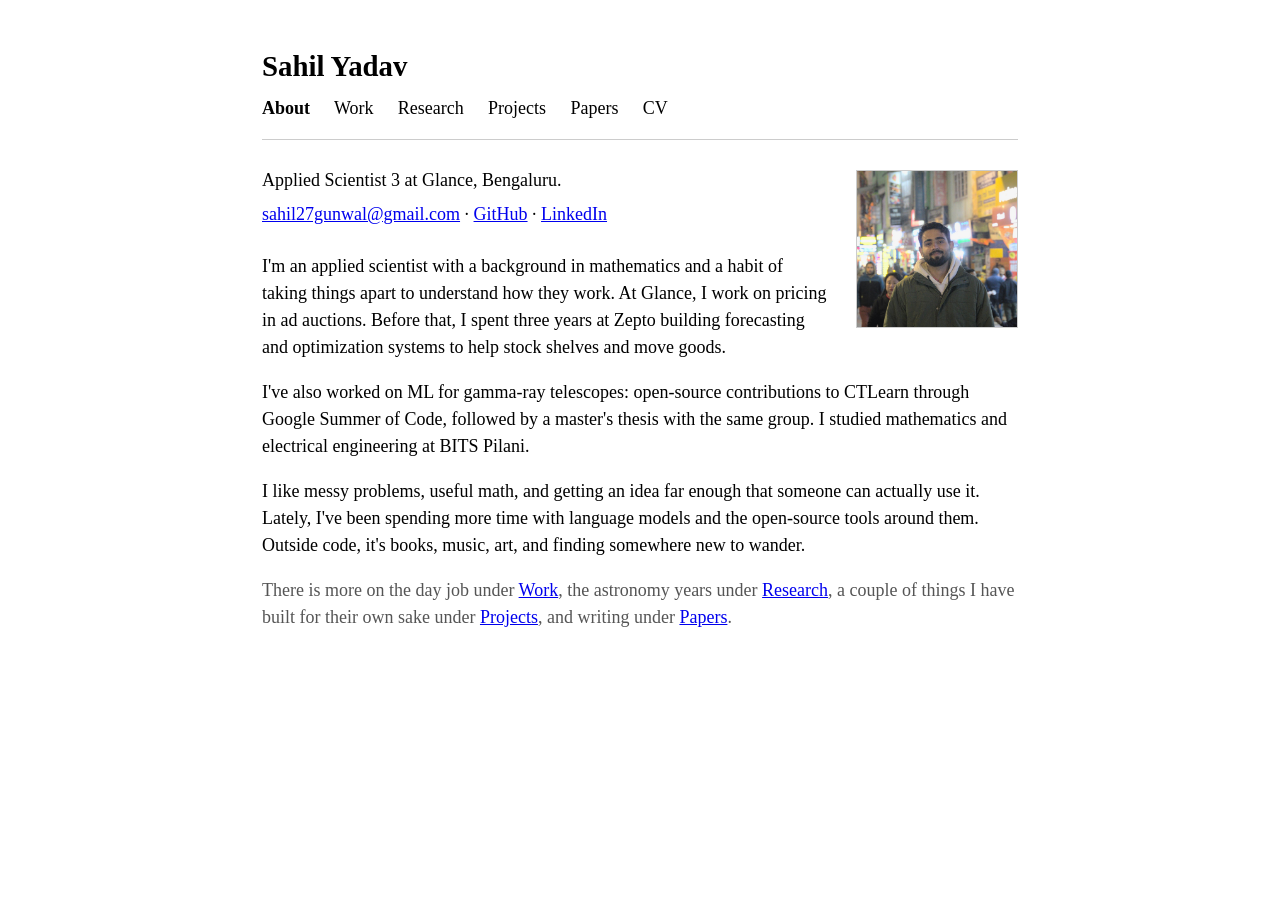
<file: index.html>
<!DOCTYPE html>
<html lang="en">
<head>
<meta charset="utf-8">
<meta name="viewport" content="width=device-width, initial-scale=1">
<title>Sahil Yadav</title>
<meta name="description" content="Sahil Yadav — Applied Scientist 3 at Glance, working on ad auction floor-price optimization. Previously forecasting, optimization, and decision systems at Zepto, and open-source machine learning for gamma-ray astronomy.">
<link rel="stylesheet" href="style.css">
</head>
<body>

<header>
<h1 class="site-name"><a href="index.html">Sahil Yadav</a></h1>
<nav>
<span class="here">About</span>
<a href="work.html">Work</a>
<a href="research.html">Research</a>
<a href="projects.html">Projects</a>
<a href="papers.html">Papers</a>
<a href="resume.pdf">CV</a>
</nav>
</header>
<hr>

<img class="photo" src="sahil.jpg" alt="Sahil Yadav" width="160">

<p class="affil">Applied Scientist 3 at Glance, Bengaluru.</p>
<p class="contact">
<a href="mailto:sahil27gunwal@gmail.com">sahil27gunwal@gmail.com</a> &middot;
<a href="https://github.com/shlydv">GitHub</a> &middot;
<a href="https://www.linkedin.com/in/sahil-yadav-8418aba9/">LinkedIn</a>
</p>

<p>
I'm an applied scientist with a background in mathematics and a habit of taking things
apart to understand how they work. At Glance, I work on pricing in ad auctions. Before
that, I spent three years at Zepto building forecasting and optimization systems to help
stock shelves and move goods.
</p>

<p>
I've also worked on ML for gamma-ray telescopes: open-source contributions to CTLearn
through Google Summer of Code, followed by a master's thesis with the same group.
I studied mathematics and electrical engineering at BITS Pilani.
</p>

<p>
I like messy problems, useful math, and getting an idea far enough that someone can
actually use it. Lately, I've been spending more time with language models and the
open-source tools around them. Outside code, it's books, music, art, and finding somewhere
new to wander.
</p>

<p class="note">
There is more on the day job under <a href="work.html">Work</a>, the astronomy years under
<a href="research.html">Research</a>, a couple of things I have built for their own sake
under <a href="projects.html">Projects</a>, and writing under <a href="papers.html">Papers</a>.
</p>

</body>
</html>
</file>
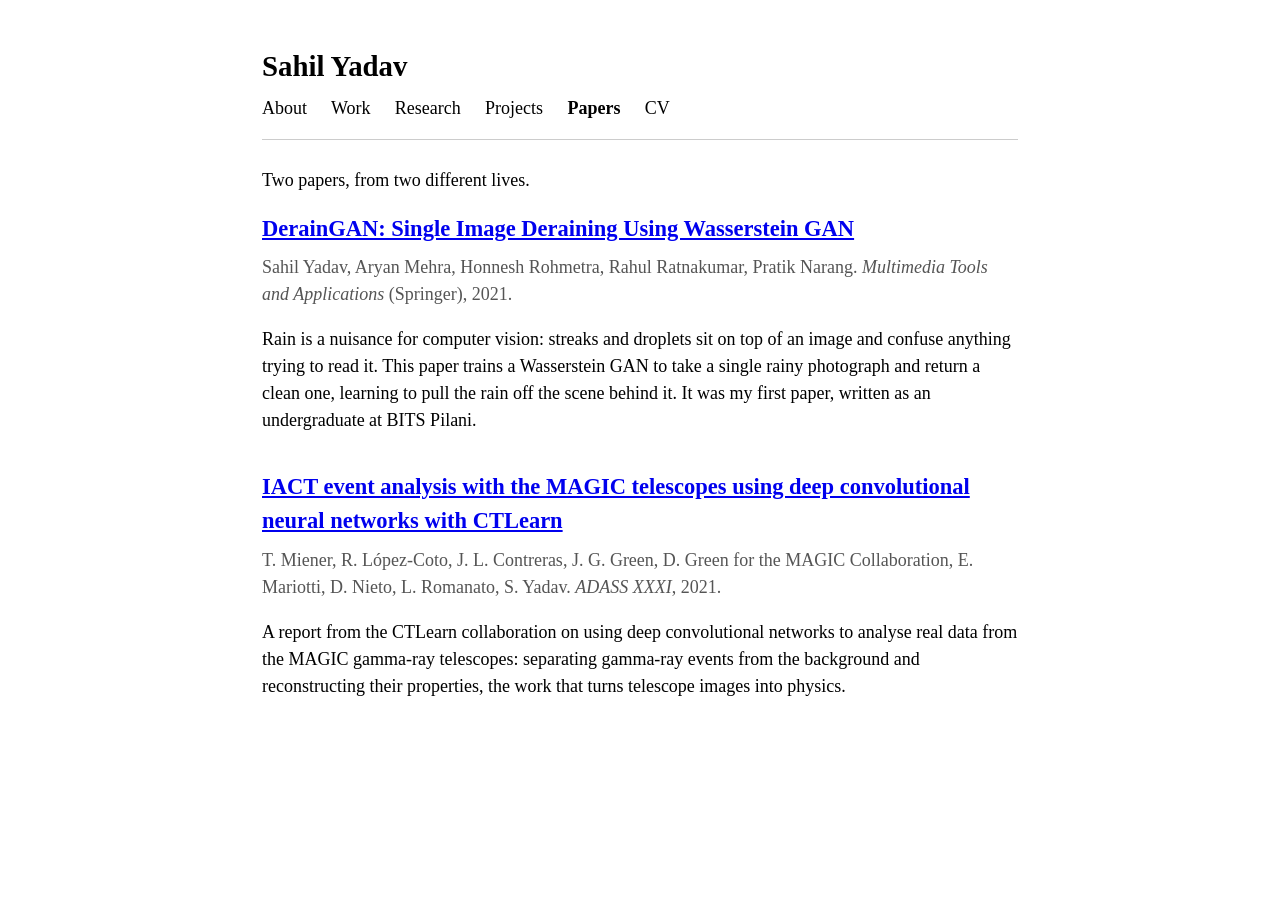
<file: papers.html>
<!DOCTYPE html>
<html lang="en">
<head>
<meta charset="utf-8">
<meta name="viewport" content="width=device-width, initial-scale=1">
<title>Papers — Sahil Yadav</title>
<link rel="stylesheet" href="style.css">
</head>
<body>

<header>
<h1 class="site-name"><a href="index.html">Sahil Yadav</a></h1>
<nav>
<a href="index.html">About</a>
<a href="work.html">Work</a>
<a href="research.html">Research</a>
<a href="projects.html">Projects</a>
<span class="here">Papers</span>
<a href="resume.pdf">CV</a>
</nav>
</header>
<hr>

<p>Two papers, from two different lives.</p>

<h2><a href="https://link.springer.com/article/10.1007/s11042-021-11442-6">DerainGAN: Single Image Deraining Using Wasserstein GAN</a></h2>
<p class="note">
Sahil Yadav, Aryan Mehra, Honnesh Rohmetra, Rahul Ratnakumar, Pratik Narang.
<i>Multimedia Tools and Applications</i> (Springer), 2021.
</p>
<p>
Rain is a nuisance for computer vision: streaks and droplets sit on top of an image and
confuse anything trying to read it. This paper trains a Wasserstein GAN to take a single
rainy photograph and return a clean one, learning to pull the rain off the scene behind it.
It was my first paper, written as an undergraduate at BITS Pilani.
</p>

<h2><a href="https://arxiv.org/abs/2112.01828">IACT event analysis with the MAGIC telescopes using deep convolutional neural networks with CTLearn</a></h2>
<p class="note">
T. Miener, R. López-Coto, J. L. Contreras, J. G. Green, D. Green for the MAGIC
Collaboration, E. Mariotti, D. Nieto, L. Romanato, S. Yadav. <i>ADASS XXXI</i>, 2021.
</p>
<p>
A report from the CTLearn collaboration on using deep convolutional networks to analyse
real data from the MAGIC gamma-ray telescopes: separating gamma-ray events from the
background and reconstructing their properties, the work that turns telescope images into
physics.
</p>

</body>
</html>
</file>
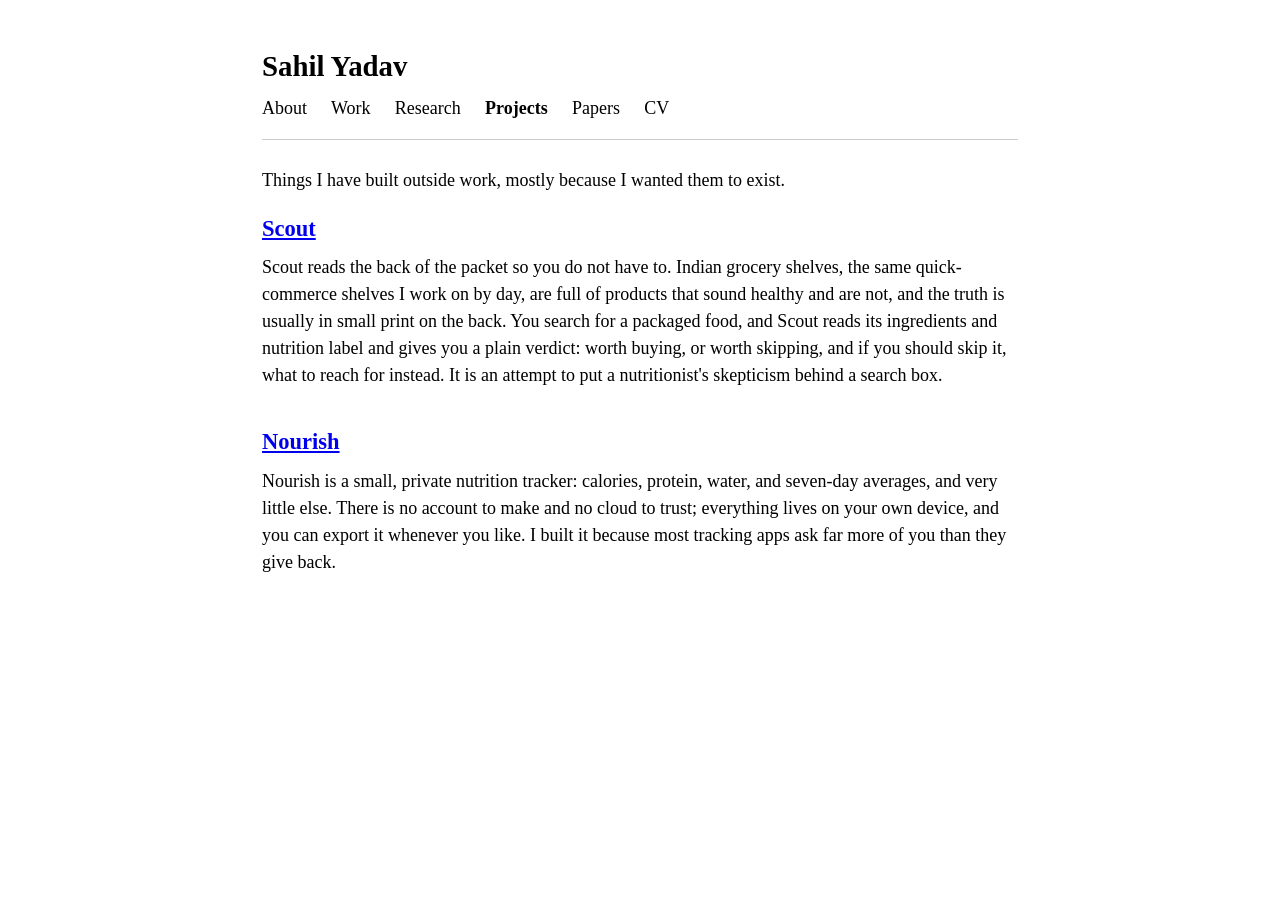
<file: projects.html>
<!DOCTYPE html>
<html lang="en">
<head>
<meta charset="utf-8">
<meta name="viewport" content="width=device-width, initial-scale=1">
<title>Projects — Sahil Yadav</title>
<link rel="stylesheet" href="style.css">
</head>
<body>

<header>
<h1 class="site-name"><a href="index.html">Sahil Yadav</a></h1>
<nav>
<a href="index.html">About</a>
<a href="work.html">Work</a>
<a href="research.html">Research</a>
<span class="here">Projects</span>
<a href="papers.html">Papers</a>
<a href="resume.pdf">CV</a>
</nav>
</header>
<hr>

<p>Things I have built outside work, mostly because I wanted them to exist.</p>

<h2><a href="https://oasis-phi-one.vercel.app/">Scout</a></h2>
<p>
Scout reads the back of the packet so you do not have to. Indian grocery shelves, the same
quick-commerce shelves I work on by day, are full of products that sound healthy and are
not, and the truth is usually in small print on the back. You search for a packaged food,
and Scout reads its ingredients and nutrition label and gives you a plain verdict: worth
buying, or worth skipping, and if you should skip it, what to reach for instead. It is an
attempt to put a nutritionist's skepticism behind a search box.
</p>

<h2><a href="https://willowy-manatee-350884.netlify.app/">Nourish</a></h2>
<p>
Nourish is a small, private nutrition tracker: calories, protein, water, and seven-day
averages, and very little else. There is no account to make and no cloud to trust;
everything lives on your own device, and you can export it whenever you like. I built it
because most tracking apps ask far more of you than they give back.
</p>

</body>
</html>
</file>
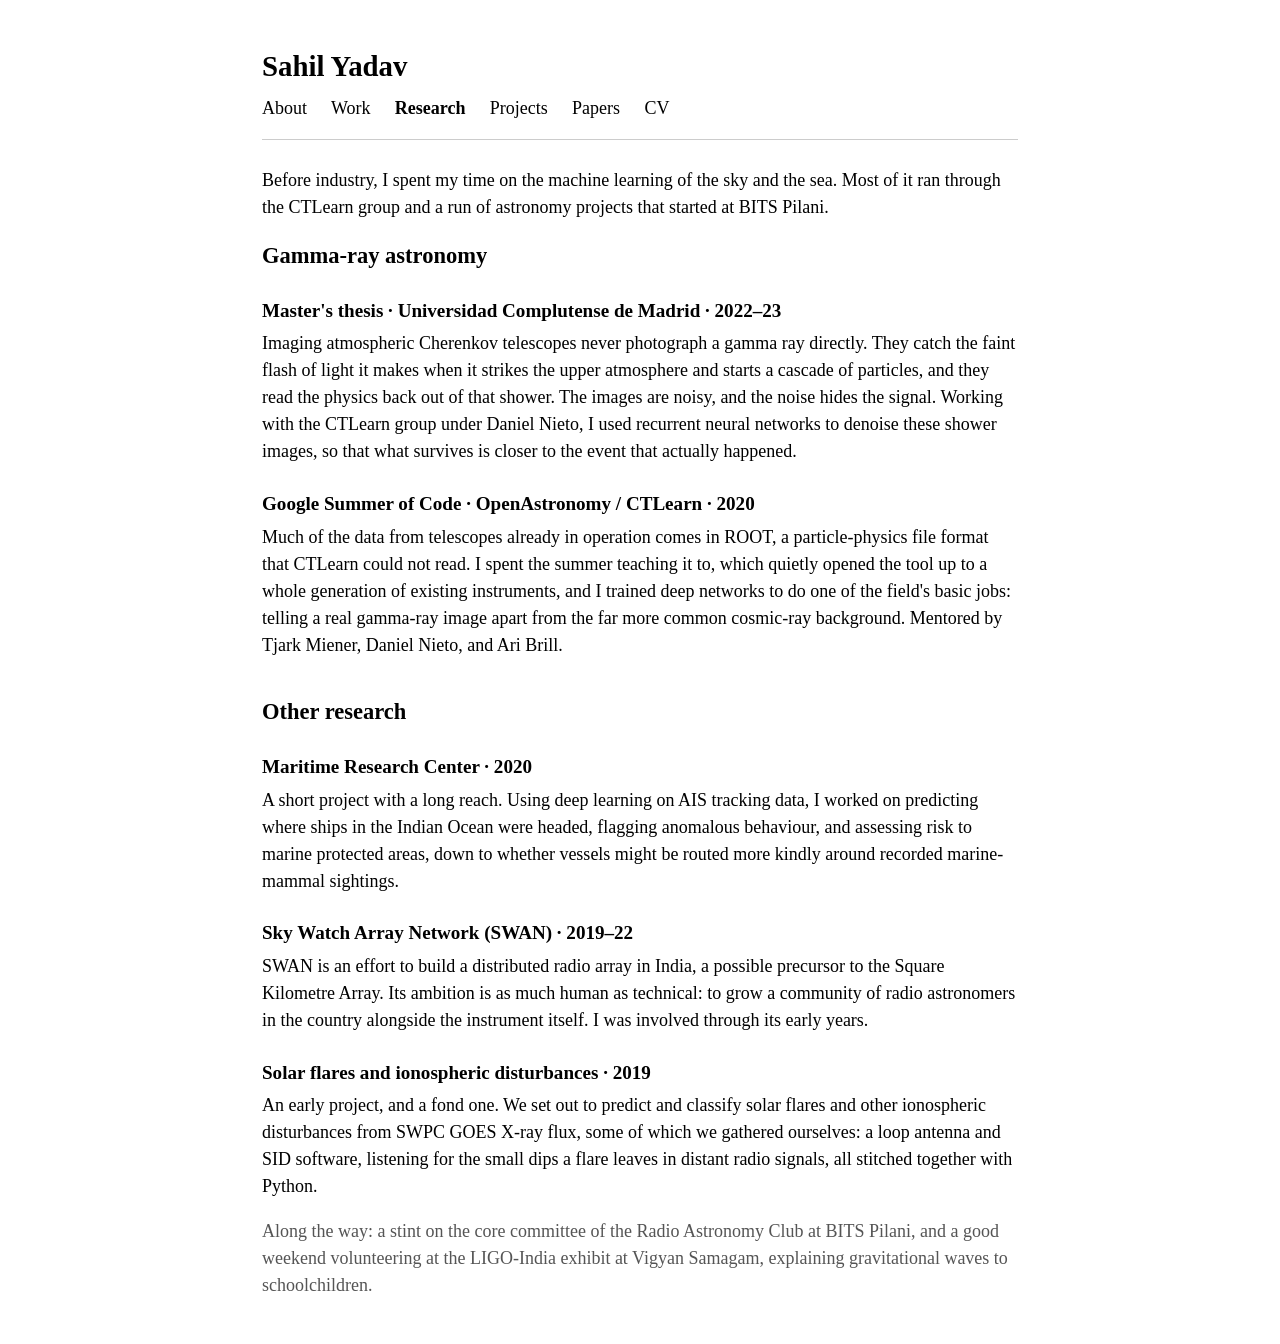
<file: research.html>
<!DOCTYPE html>
<html lang="en">
<head>
<meta charset="utf-8">
<meta name="viewport" content="width=device-width, initial-scale=1">
<title>Research — Sahil Yadav</title>
<link rel="stylesheet" href="style.css">
</head>
<body>

<header>
<h1 class="site-name"><a href="index.html">Sahil Yadav</a></h1>
<nav>
<a href="index.html">About</a>
<a href="work.html">Work</a>
<span class="here">Research</span>
<a href="projects.html">Projects</a>
<a href="papers.html">Papers</a>
<a href="resume.pdf">CV</a>
</nav>
</header>
<hr>

<p>
Before industry, I spent my time on the machine learning of the sky and the sea. Most of it
ran through the CTLearn group and a run of astronomy projects that started at BITS Pilani.
</p>

<h2>Gamma-ray astronomy</h2>

<h3>Master's thesis &middot; Universidad Complutense de Madrid &middot; 2022&ndash;23</h3>
<p>
Imaging atmospheric Cherenkov telescopes never photograph a gamma ray directly. They catch
the faint flash of light it makes when it strikes the upper atmosphere and starts a cascade
of particles, and they read the physics back out of that shower. The images are noisy, and
the noise hides the signal. Working with the CTLearn group under Daniel Nieto, I used
recurrent neural networks to denoise these shower images, so that what survives is closer
to the event that actually happened.
</p>

<h3>Google Summer of Code &middot; OpenAstronomy / CTLearn &middot; 2020</h3>
<p>
Much of the data from telescopes already in operation comes in ROOT, a particle-physics
file format that CTLearn could not read. I spent the summer teaching it to, which quietly
opened the tool up to a whole generation of existing instruments, and I trained deep
networks to do one of the field's basic jobs: telling a real gamma-ray image apart from the
far more common cosmic-ray background. Mentored by Tjark Miener, Daniel Nieto, and Ari Brill.
</p>

<h2>Other research</h2>

<h3>Maritime Research Center &middot; 2020</h3>
<p>
A short project with a long reach. Using deep learning on AIS tracking data, I worked on
predicting where ships in the Indian Ocean were headed, flagging anomalous behaviour, and
assessing risk to marine protected areas, down to whether vessels might be routed more
kindly around recorded marine-mammal sightings.
</p>

<h3>Sky Watch Array Network (SWAN) &middot; 2019&ndash;22</h3>
<p>
SWAN is an effort to build a distributed radio array in India, a possible precursor to the
Square Kilometre Array. Its ambition is as much human as technical: to grow a community of
radio astronomers in the country alongside the instrument itself. I was involved through its
early years.
</p>

<h3>Solar flares and ionospheric disturbances &middot; 2019</h3>
<p>
An early project, and a fond one. We set out to predict and classify solar flares and other
ionospheric disturbances from SWPC GOES X-ray flux, some of which we gathered ourselves: a
loop antenna and SID software, listening for the small dips a flare leaves in distant radio
signals, all stitched together with Python.
</p>

<p class="note">
Along the way: a stint on the core committee of the Radio Astronomy Club at BITS Pilani, and
a good weekend volunteering at the LIGO-India exhibit at Vigyan Samagam, explaining
gravitational waves to schoolchildren.
</p>

</body>
</html>
</file>
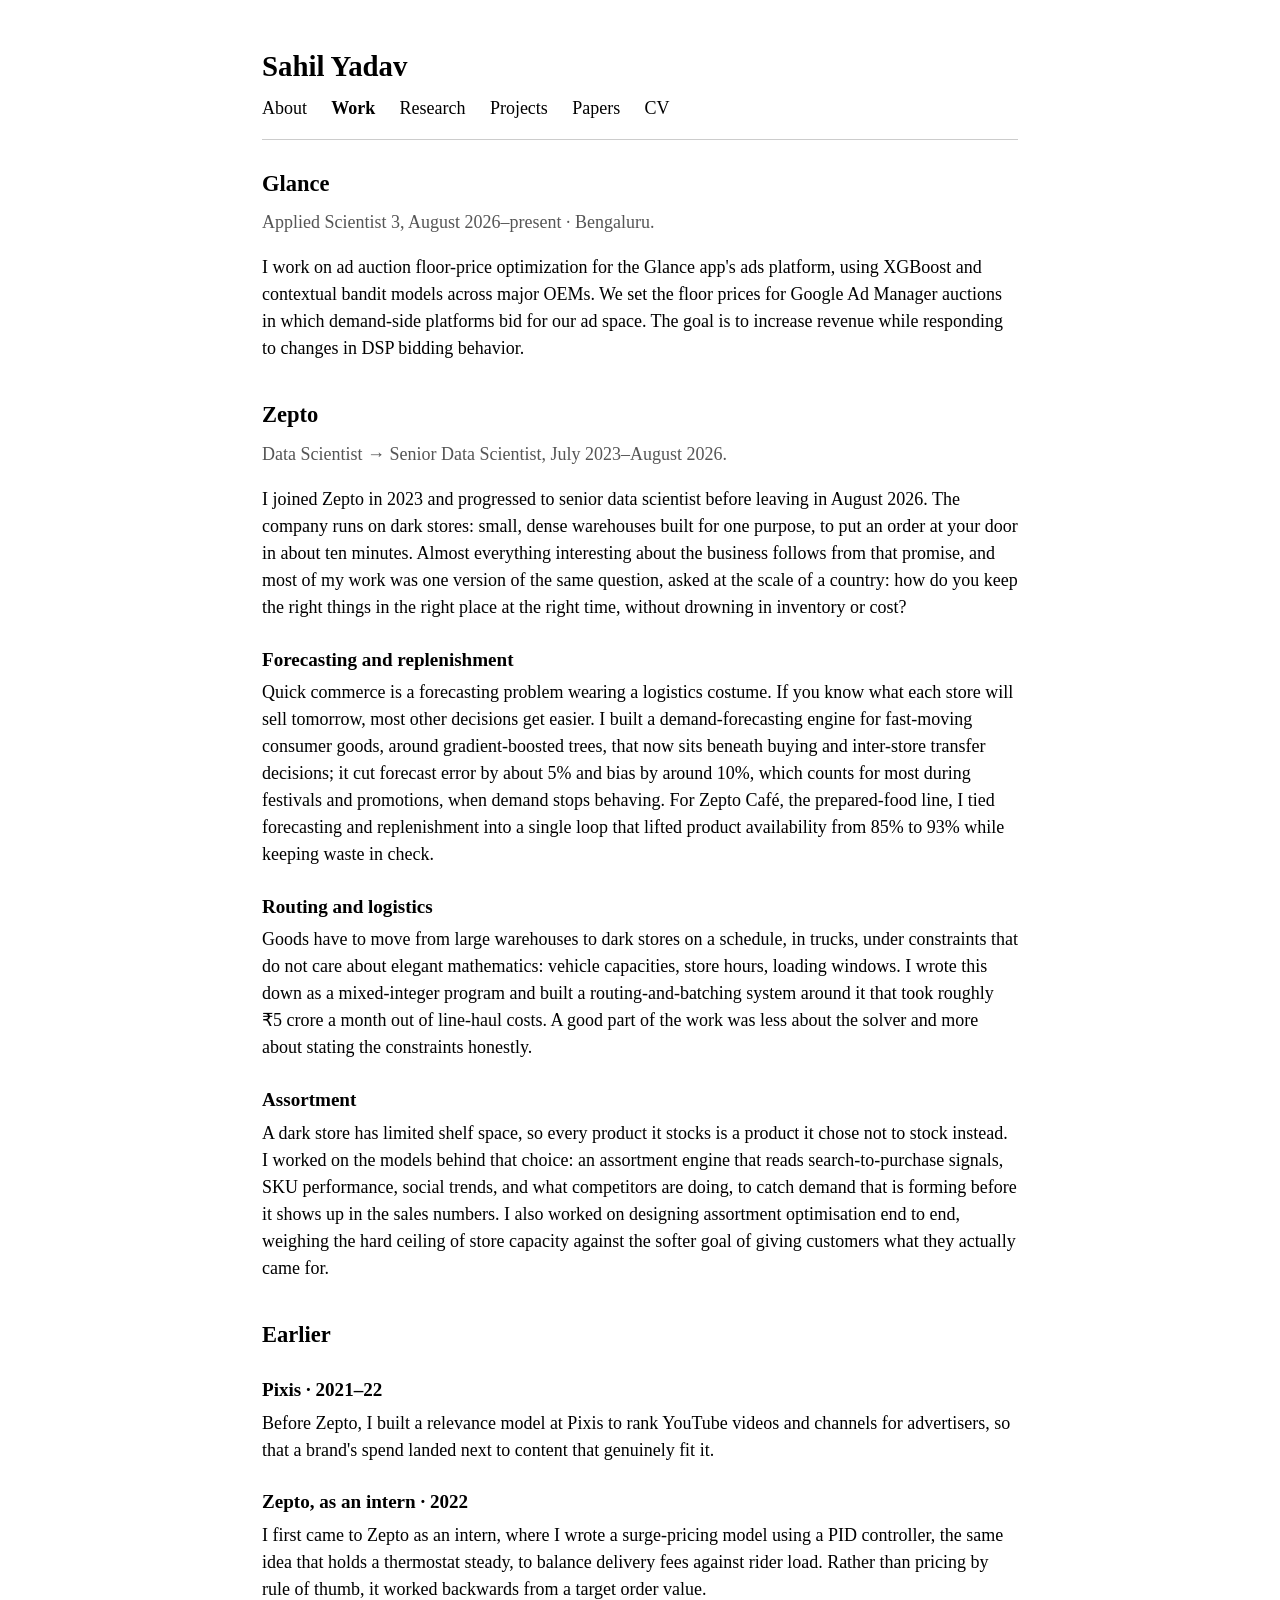
<file: work.html>
<!DOCTYPE html>
<html lang="en">
<head>
<meta charset="utf-8">
<meta name="viewport" content="width=device-width, initial-scale=1">
<title>Work — Sahil Yadav</title>
<link rel="stylesheet" href="style.css">
</head>
<body>

<header>
<h1 class="site-name"><a href="index.html">Sahil Yadav</a></h1>
<nav>
<a href="index.html">About</a>
<span class="here">Work</span>
<a href="research.html">Research</a>
<a href="projects.html">Projects</a>
<a href="papers.html">Papers</a>
<a href="resume.pdf">CV</a>
</nav>
</header>
<hr>

<h2>Glance</h2>
<p class="note">Applied Scientist 3, August 2026&ndash;present &middot; Bengaluru.</p>

<p>
I work on ad auction floor-price optimization for the Glance app's ads platform, using
XGBoost and contextual bandit models across major OEMs. We set the floor prices for
Google Ad Manager auctions in which demand-side platforms bid for our ad space. The goal
is to increase revenue while responding to changes in DSP bidding behavior.
</p>

<h2>Zepto</h2>
<p class="note">Data Scientist &rarr; Senior Data Scientist, July 2023&ndash;August 2026.</p>

<p>
I joined Zepto in 2023 and progressed to senior data scientist before leaving in August 2026. The company runs on dark
stores: small, dense warehouses built for one purpose, to put an order at your door in
about ten minutes. Almost everything interesting about the business follows from that
promise, and most of my work was one version of the same question, asked at the scale of a
country: how do you keep the right things in the right place at the right time, without
drowning in inventory or cost?
</p>

<h3>Forecasting and replenishment</h3>
<p>
Quick commerce is a forecasting problem wearing a logistics costume. If you know what each
store will sell tomorrow, most other decisions get easier. I built a demand-forecasting
engine for fast-moving consumer goods, around gradient-boosted trees, that now sits beneath
buying and inter-store transfer decisions; it cut forecast error by about 5% and bias by
around 10%, which counts for most during festivals and promotions, when demand stops
behaving. For Zepto Café, the prepared-food line, I tied forecasting and replenishment into
a single loop that lifted product availability from 85% to 93% while keeping waste in check.
</p>

<h3>Routing and logistics</h3>
<p>
Goods have to move from large warehouses to dark stores on a schedule, in trucks, under
constraints that do not care about elegant mathematics: vehicle capacities, store hours,
loading windows. I wrote this down as a mixed-integer program and built a routing-and-batching
system around it that took roughly ₹5 crore a month out of line-haul costs. A good part of
the work was less about the solver and more about stating the constraints honestly.
</p>

<h3>Assortment</h3>
<p>
A dark store has limited shelf space, so every product it stocks is a product it chose not
to stock instead. I worked on the models behind that choice: an assortment engine that reads
search-to-purchase signals, SKU performance, social trends, and what competitors are doing,
to catch demand that is forming before it shows up in the sales numbers. I also worked on designing assortment optimisation end to end, weighing the hard ceiling of store
capacity against the softer goal of giving customers what they actually came for.
</p>

<h2>Earlier</h2>

<h3>Pixis &middot; 2021&ndash;22</h3>
<p>
Before Zepto, I built a relevance model at Pixis to rank YouTube videos and channels for
advertisers, so that a brand's spend landed next to content that genuinely fit it.
</p>

<h3>Zepto, as an intern &middot; 2022</h3>
<p>
I first came to Zepto as an intern, where I wrote a surge-pricing model using a PID
controller, the same idea that holds a thermostat steady, to balance delivery fees against
rider load. Rather than pricing by rule of thumb, it worked backwards from a target order
value.
</p>

</body>
</html>
</file>
<file: style.css>
body {
  font-family: "Times New Roman", Times, serif;
  font-size: 18px;
  line-height: 1.5;
  color: #000;
  background: #fff;
  max-width: 42em;
  margin: 2.5em auto;
  padding: 0 1.25em;
}
h1.site-name { font-size: 1.6em; margin: 0 0 0.25em; }
h1.site-name a { color: #000; text-decoration: none; }
h1.site-name a:hover { text-decoration: underline; }
nav a { color: #000; text-decoration: none; margin-right: 1.1em; }
nav a:hover { text-decoration: underline; }
nav .here { font-weight: bold; margin-right: 1.1em; }
hr { border: 0; border-top: 1px solid #ccc; margin: 0.9em 0 1.5em; }
h2 { font-size: 1.25em; margin: 1.6em 0 0.4em; }
h2:first-of-type { margin-top: 0.6em; }
h3 { font-size: 1.06em; margin: 1.3em 0 0.25em; }
p { margin: 0 0 1em; }
ul { margin: 0 0 1em; padding-left: 1.5em; }
li { margin-bottom: 0.5em; }
.affil { margin: 0 0 0.4em; }
.contact { margin: 0 0 1.4em; }
.note { color: #555; }
img.photo { float: right; width: 160px; margin: 0.2em 0 1em 1.6em; border: 1px solid #ccc; }
@media (max-width: 480px) {
  body { margin: 1.5em auto; font-size: 17px; }
  img.photo { float: none; display: block; margin: 0 0 1em; }
  nav a, nav .here { display: inline-block; margin-bottom: 0.2em; }
}
</file>
